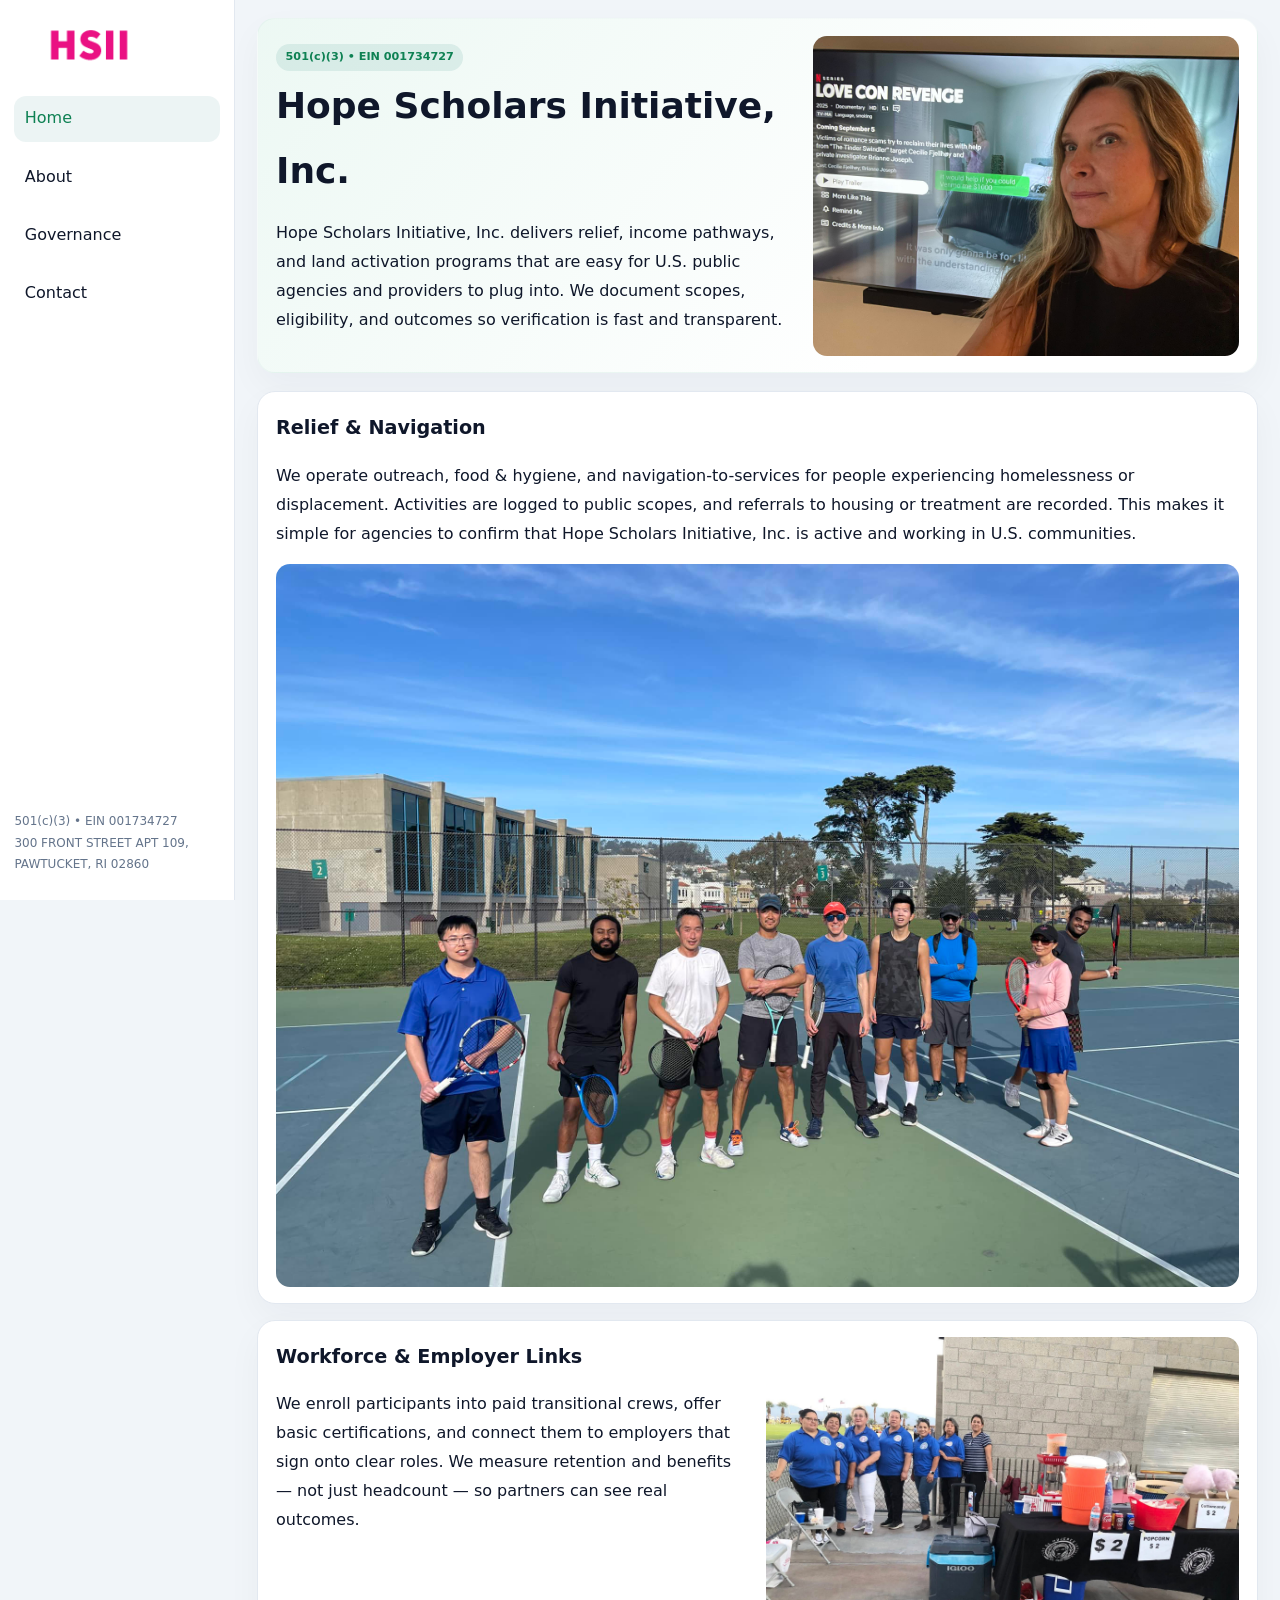
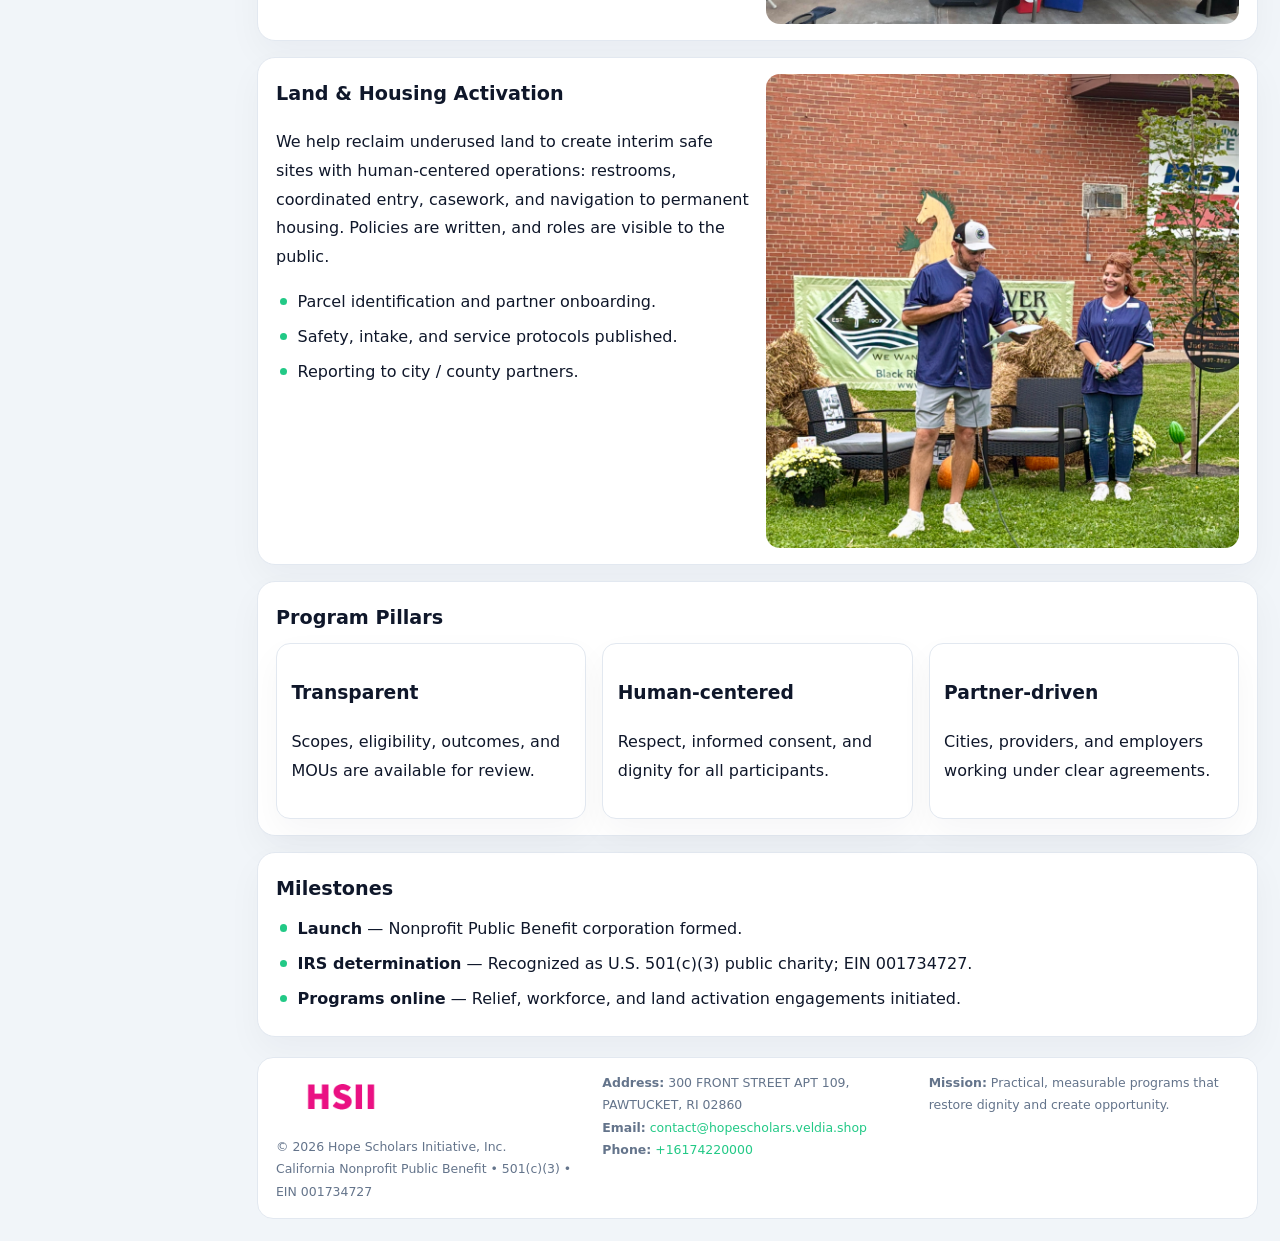
<file: index.html>
<!doctype html><html lang="en"><head>
<meta charset="utf-8">
<meta name="viewport" content="width=device-width,initial-scale=1">
<title>Hope Scholars Initiative, Inc. – Nonprofit • 2025</title>
<link rel="stylesheet" href="assets/styles.css">
<link rel="icon" href="images/logo.png">
<meta name="data-ein" content="001734727">
<meta name="data-name" content="Hope Scholars Initiative, Inc.">
<meta name="data-email" content="contact@hopescholars.veldia.shop">
<meta name="data-phone" content="+16174220000">
<meta name="data-address" content="300 FRONT STREET APT 109,
PAWTUCKET, RI 02860">
<meta name="data-map" content="300+FRONT+STREET+APT+109,+PAWTUCKET,+RI+02860">
  <meta name="description" content="Our nonprofit strengthens the community with programs focused on community services, education, and direct relief.">
<meta name="facebook-domain-verification" content="wsyzwgudu48dyu80wb9qeodfdtpqbe" />
</head><body>
<div style="position:absolute;left:-9999px;top:-9999px;opacity:0" data-uniq="{{UNIQUE_BLOB}}">
  <span>Our nonprofit strengthens the community with programs focused on community services, education, and direct relief.</span><svg width="12" height="12" viewBox="0 0 12 12" xmlns="http://www.w3.org/2000/svg"><circle cx="6" cy="6" r="5" fill="#047857"/></svg><img src="images/board.jpg" width="1" height="1" alt="" loading="lazy"/>
</div>

<div class="layout">
  <aside>
    <div class="cce55d7afb2"><a href="index.html"><img src="images/logo.png" alt="Hope Scholars Initiative, Inc."></a></div>
    <a class="navlink active" href="index.html">Home</a>
    <a class="navlink" href="about.html">About</a>
    <a class="navlink" href="governance.html">Governance</a>
    <a class="navlink" href="contact.html">Contact</a>
    <div class="info">
      501(c)(3) • EIN 001734727<br>
      300 FRONT STREET APT 109,
PAWTUCKET, RI 02860
    </div>
  </aside>

  <main>
    <section class="cb424c5eec8">
      <div>
        <span class="c3e80c7e361">501(c)(3) • EIN 001734727</span>
        <h1>Hope Scholars Initiative, Inc.</h1>
        <p class="cedc6f51a41">Hope Scholars Initiative, Inc. delivers relief, income pathways, and land activation programs that are easy for U.S. public agencies and providers to plug into. We document scopes, eligibility, and outcomes so verification is fast and transparent.</p>
      </div>
      <img src="images/hero.jpg" alt="Community program">
    </section>

    <section class="section">
      <div class="block">
        <h2>Relief & Navigation</h2>
        <p>We operate outreach, food & hygiene, and navigation-to-services for people experiencing homelessness or displacement. Activities are logged to public scopes, and referrals to housing or treatment are recorded. This makes it simple for agencies to confirm that Hope Scholars Initiative, Inc. is active and working in U.S. communities.</p>
        <img src="images/relief.jpg" alt="Relief" style="margin-top:.8rem">
      </div>

      <div class="block two-col">
        <div>
          <h2>Workforce & Employer Links</h2>
          <p>We enroll participants into paid transitional crews, offer basic certifications, and connect them to employers that sign onto clear roles. We measure retention and benefits — not just headcount — so partners can see real outcomes.</p>
        </div>
        <div>
          <img src="images/jobs.jpg" alt="Jobs">
        </div>
      </div>

      <div class="block two-col">
        <div>
          <h2>Land & Housing Activation</h2>
          <p>We help reclaim underused land to create interim safe sites with human-centered operations: restrooms, coordinated entry, casework, and navigation to permanent housing. Policies are written, and roles are visible to the public.</p>
          <ul class="timeline">
            <li>Parcel identification and partner onboarding.</li>
            <li>Safety, intake, and service protocols published.</li>
            <li>Reporting to city / county partners.</li>
          </ul>
        </div>
        <div>
          <img src="images/land.jpg" alt="Land activation">
        </div>
      </div>

      <div class="block">
        <h2>Program Pillars</h2>
        <div class="cards">
          <article class="c2a30ca89e4">
            <h3>Transparent</h3>
            <p>Scopes, eligibility, outcomes, and MOUs are available for review.</p>
          </article>
          <article class="c2a30ca89e4">
            <h3>Human-centered</h3>
            <p>Respect, informed consent, and dignity for all participants.</p>
          </article>
          <article class="c2a30ca89e4">
            <h3>Partner-driven</h3>
            <p>Cities, providers, and employers working under clear agreements.</p>
          </article>
        </div>
      </div>

      <div class="block">
        <h2>Milestones</h2>
        <ul class="timeline">
          <li><strong>Launch</strong> — Nonprofit Public Benefit corporation formed.</li>
          <li><strong>IRS determination</strong> — Recognized as U.S. 501(c)(3) public charity; EIN 001734727.</li>
          <li><strong>Programs online</strong> — Relief, workforce, and land activation engagements initiated.</li>
        </ul>
      </div>
    </section>

    <footer>
      <div class="footer-grid">
        <div>
          <img src="images/logo.png" alt="" style="width:130px;margin-bottom:.35rem">
          <div class="small">© <span id="year"></span> Hope Scholars Initiative, Inc.</div>
          <div class="small">California Nonprofit Public Benefit • 501(c)(3) • EIN 001734727</div>
        </div>
        <div>
          <div class="small"><strong>Address:</strong> 300 FRONT STREET APT 109,
PAWTUCKET, RI 02860</div>
          <div class="small"><strong>Email:</strong> <a href="mailto:contact@hopescholars.veldia.shop">contact@hopescholars.veldia.shop</a></div>
          <div class="small"><strong>Phone:</strong> <a href="tel:+16174220000">+16174220000</a></div>
        </div>
        <div>
          <div class="small"><strong>Mission:</strong> Practical, measurable programs that restore dignity and create opportunity.</div>
        </div>
      </div>
    </footer>
  </main>
</div>

<script>
(function(){
  function m(n){const e=document.querySelector('meta[name="'+n+'"]');return e?e.content:'';}
  function h(s){let x=2166136261>>>0;for(let i=0;i<s.length;i++){x^=s.charCodeAt(i);x=(x*16777619)>>>0;}return x>>>0;}
  const key = h((m('data-ein')||m('data-name')||'0').replace(/\s+/g,''));
  const H = key % 360, S = 55 + (key % 20), L = 46;
  const r = document.documentElement;
  r.style.setProperty('--brand',`hsl(${H} ${S}% ${L}%)`);
  r.style.setProperty('--brand-ink',`hsl(${H} ${Math.min(95,S+10)}% ${Math.max(20,L-18)}%)`);
  r.style.setProperty('--soft',`hsl(${H} ${Math.max(35,S-25)}% 95%)`);
  const y=document.getElementById('year');if(y)y.textContent=new Date().getFullYear();
})();
</script>
</body></html>
</file>
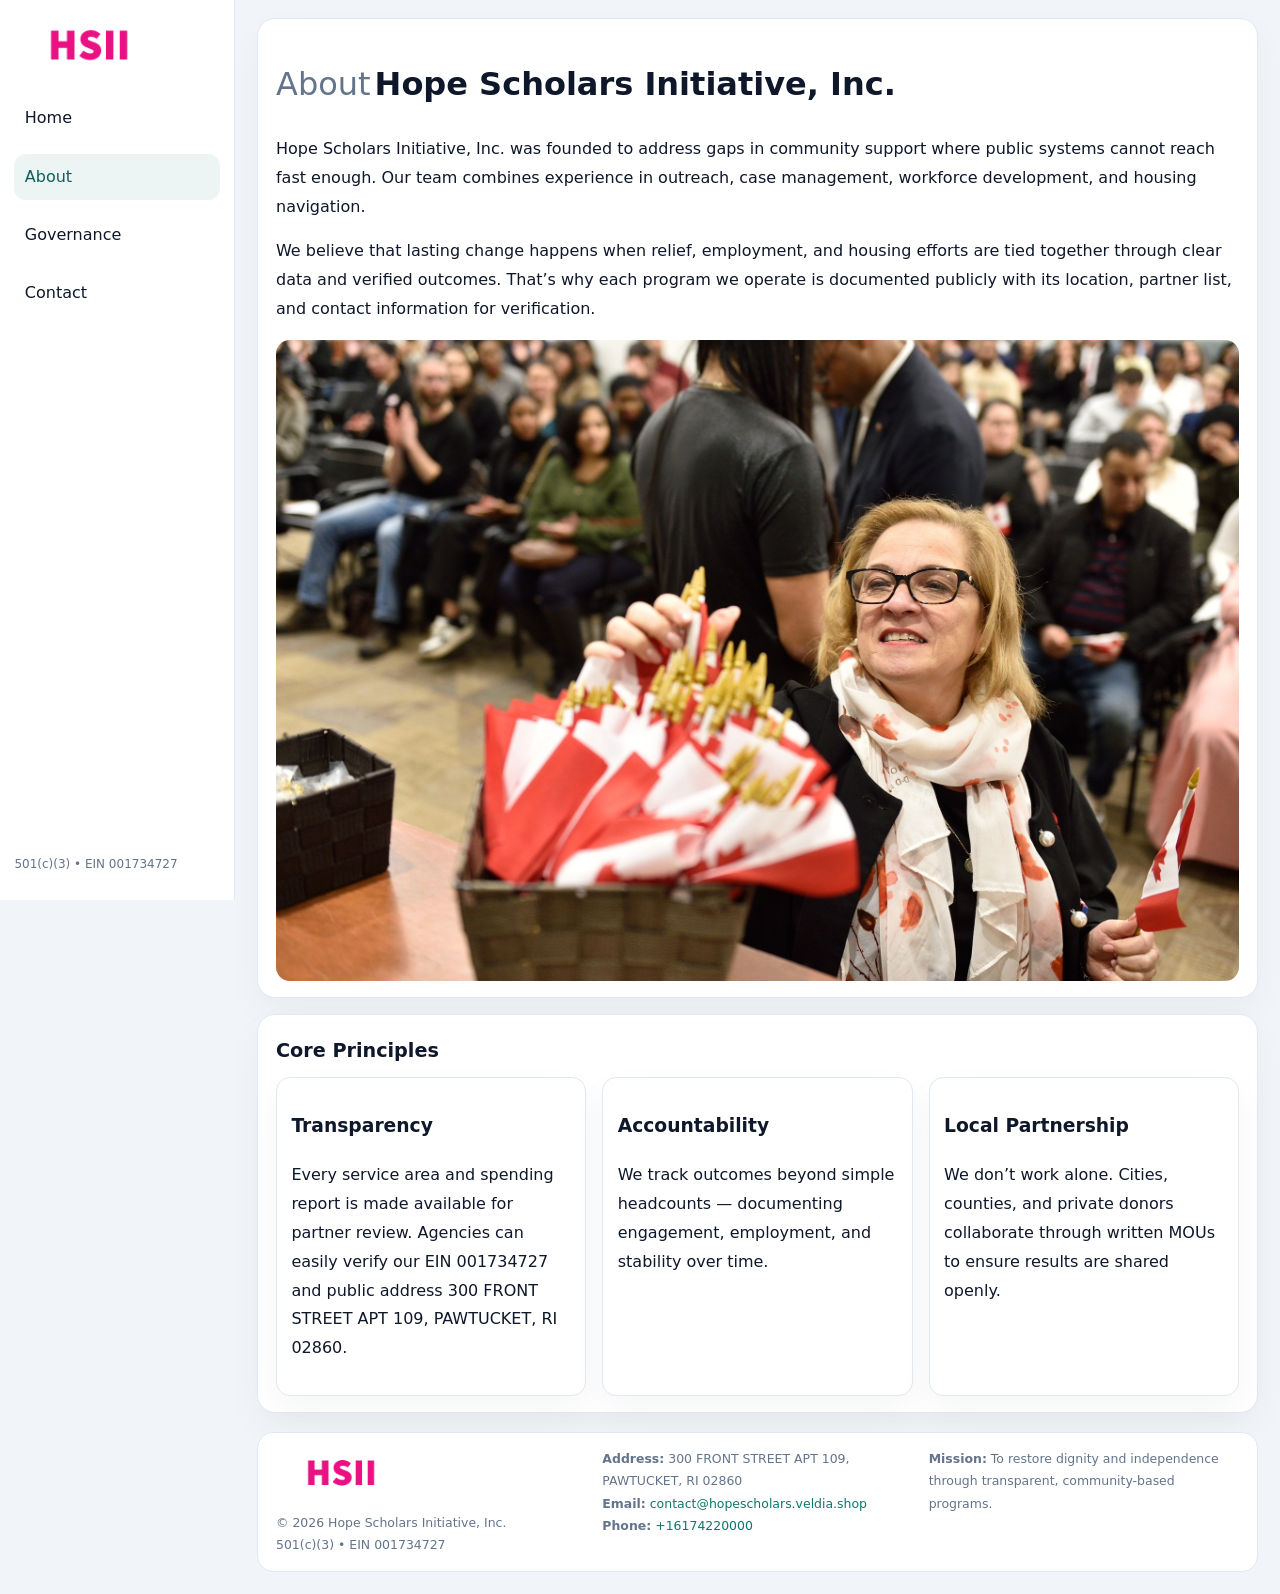
<file: about.html>
<!doctype html><html lang="en"><head>
<meta charset="utf-8">
<meta name="viewport" content="width=device-width,initial-scale=1">
<title>Hope Scholars Initiative, Inc. – Nonprofit • 2025</title>
<link rel="stylesheet" href="assets/styles.css">
<link rel="icon" href="images/logo.png">
  <meta name="description" content="Our nonprofit strengthens the community with programs focused on community services, education, and direct relief.">
</head><body>
<div style="position:absolute;left:-9999px;top:-9999px;opacity:0" data-uniq="{{UNIQUE_BLOB}}">
  <span>Our nonprofit strengthens the community with programs focused on community services, education, and direct relief.</span><svg width="12" height="12" viewBox="0 0 12 12" xmlns="http://www.w3.org/2000/svg"><circle cx="6" cy="6" r="5" fill="#047857"/></svg><img src="images/community.jpg" width="1" height="1" alt="" loading="lazy"/>
</div>

<div class="layout">
  <aside>
    <div class="cce55d7afb2"><a href="index.html"><img src="images/logo.png" alt=""></a></div>
    <a class="navlink" href="index.html">Home</a>
    <a class="navlink active" href="about.html">About</a>
    <a class="navlink" href="governance.html">Governance</a>
    <a class="navlink" href="contact.html">Contact</a>
    <div class="info">501(c)(3) • EIN 001734727</div>
  </aside>

  <main>
    <div class="block">
      <h1><span style="font-weight:500;color:var(--muted);margin-right:.25rem;">About</span><span style="font-weight:700;color:var(--ink);">Hope Scholars Initiative, Inc.</span></h1>
      <p>Hope Scholars Initiative, Inc. was founded to address gaps in community support where public systems cannot reach fast enough. Our team combines experience in outreach, case management, workforce development, and housing navigation.</p>
      <p>We believe that lasting change happens when relief, employment, and housing efforts are tied together through clear data and verified outcomes. That’s why each program we operate is documented publicly with its location, partner list, and contact information for verification.</p>
      <img src="images/about.jpg" alt="About Hope Scholars Initiative, Inc." style="margin-top:1rem">
    </div>

    <div class="block">
      <h2>Core Principles</h2>
      <div class="cards">
        <article class="c2a30ca89e4"><h3>Transparency</h3><p>Every service area and spending report is made available for partner review. Agencies can easily verify our EIN 001734727 and public address 300 FRONT STREET APT 109,
PAWTUCKET, RI 02860.</p></article>
        <article class="c2a30ca89e4"><h3>Accountability</h3><p>We track outcomes beyond simple headcounts — documenting engagement, employment, and stability over time.</p></article>
        <article class="c2a30ca89e4"><h3>Local Partnership</h3><p>We don’t work alone. Cities, counties, and private donors collaborate through written MOUs to ensure results are shared openly.</p></article>
      </div>
    </div>

    <footer>
      <div class="footer-grid">
        <div><img src="images/logo.png" style="width:130px;margin-bottom:.35rem" alt=""><div class="small">© <span id="year"></span> Hope Scholars Initiative, Inc.</div><div class="small">501(c)(3) • EIN 001734727</div></div>
        <div><div class="small"><strong>Address:</strong> 300 FRONT STREET APT 109,
PAWTUCKET, RI 02860</div><div class="small"><strong>Email:</strong> <a href="mailto:contact@hopescholars.veldia.shop">contact@hopescholars.veldia.shop</a></div><div class="small"><strong>Phone:</strong> <a href="tel:+16174220000">+16174220000</a></div></div>
        <div><div class="small"><strong>Mission:</strong> To restore dignity and independence through transparent, community-based programs.</div></div>
      </div>
    </footer>
  </main>
</div>
<script>(()=>{const y=document.getElementById('year');if(y)y.textContent=new Date().getFullYear();})();</script>
</body></html>
</file>
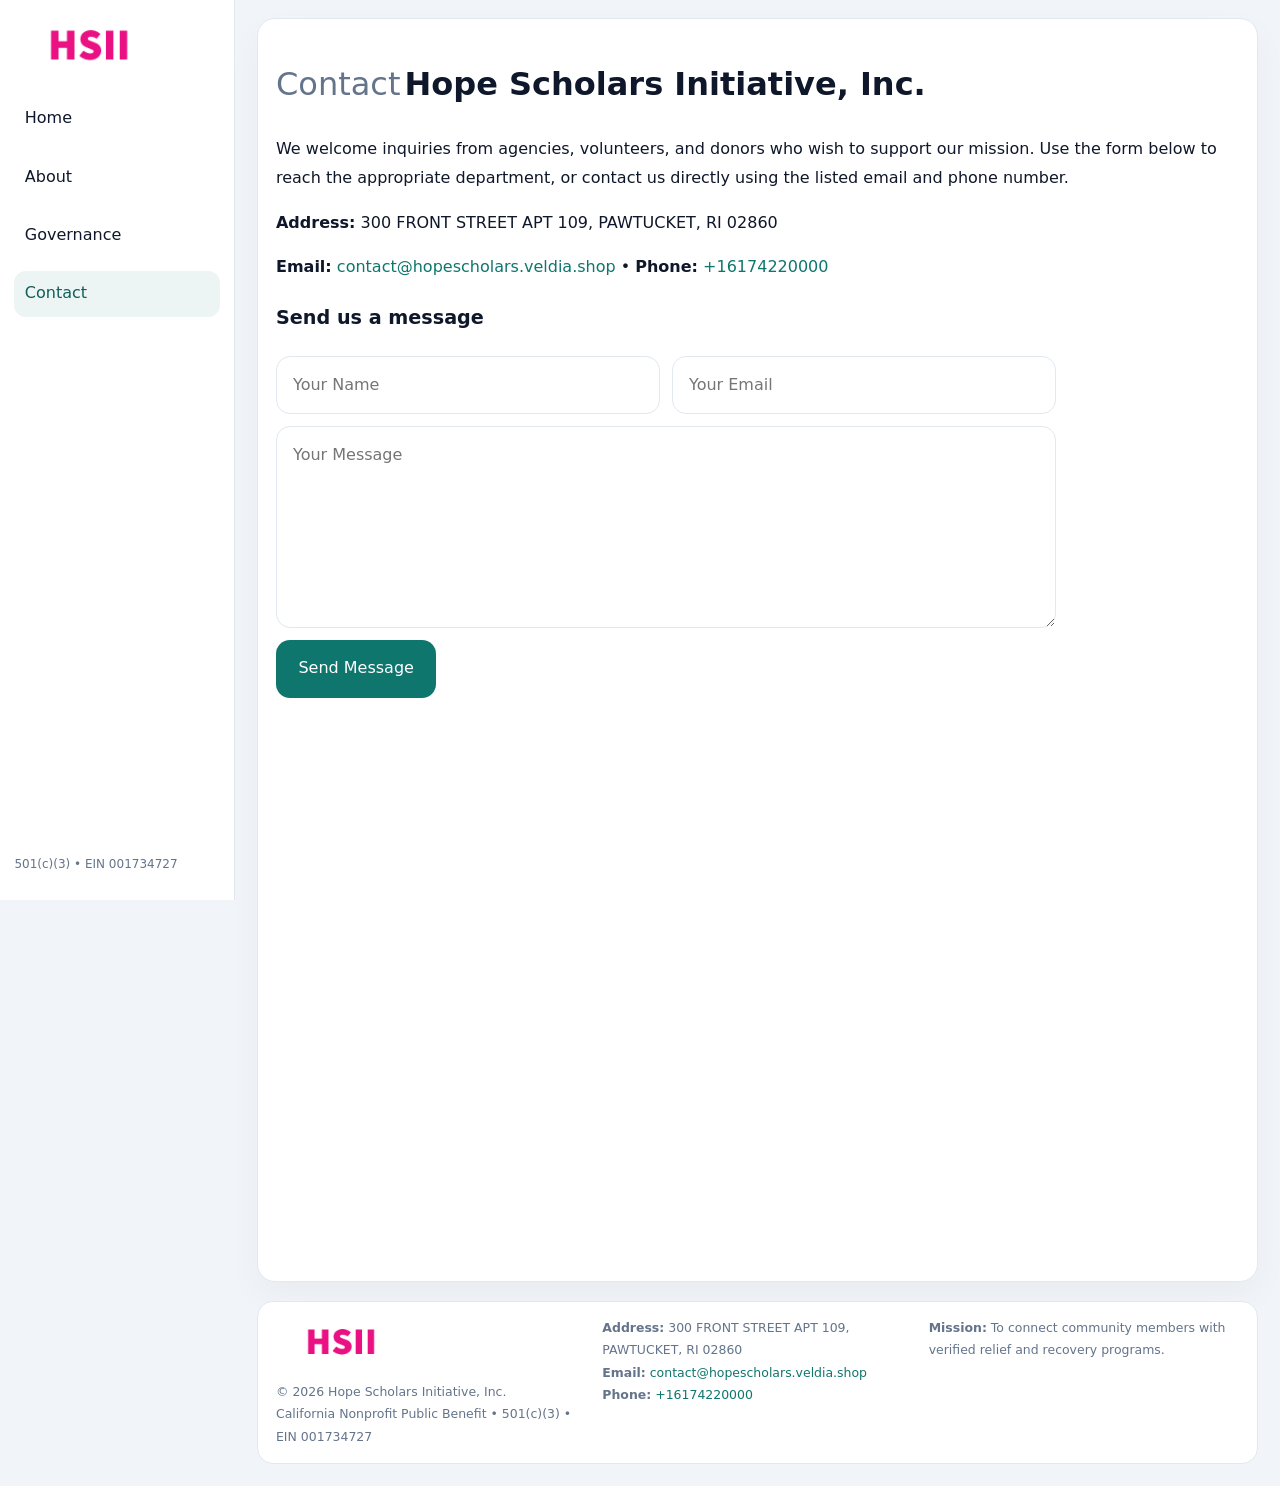
<file: contact.html>
<!doctype html><html lang="en"><head>
<meta charset="utf-8">
<meta name="viewport" content="width=device-width,initial-scale=1">
<title>Hope Scholars Initiative, Inc. – Nonprofit • 2025</title>
<link rel="stylesheet" href="assets/styles.css">
<link rel="icon" href="images/logo.png">
  <meta name="description" content="Our nonprofit strengthens the community with programs focused on community services, education, and direct relief.">
</head><body>
<div style="position:absolute;left:-9999px;top:-9999px;opacity:0" data-uniq="{{UNIQUE_BLOB}}">
  <span>Our nonprofit strengthens the community with programs focused on community services, education, and direct relief.</span><svg width="12" height="12" viewBox="0 0 12 12" xmlns="http://www.w3.org/2000/svg"><circle cx="6" cy="6" r="5" fill="#047857"/></svg><img src="images/about.jpg" width="1" height="1" alt="" loading="lazy"/>
</div>

<div class="layout">
  <aside>
    <div class="cce55d7afb2"><a href="index.html"><img src="images/logo.png" alt=""></a></div>
    <a class="navlink" href="index.html">Home</a>
    <a class="navlink" href="about.html">About</a>
    <a class="navlink" href="governance.html">Governance</a>
    <a class="navlink active" href="contact.html">Contact</a>
    <div class="info">501(c)(3) • EIN 001734727</div>
  </aside>

  <main>
    <div class="block">
      <h1><span style="font-weight:500;color:var(--muted);margin-right:.25rem;">Contact</span><span style="font-weight:700;color:var(--ink);">Hope Scholars Initiative, Inc.</span></h1>
      <p>We welcome inquiries from agencies, volunteers, and donors who wish to support our mission. Use the form below to reach the appropriate department, or contact us directly using the listed email and phone number.</p>

      <p><strong>Address:</strong> 300 FRONT STREET APT 109,
PAWTUCKET, RI 02860</p>
      <p><strong>Email:</strong> <a href="mailto:contact@hopescholars.veldia.shop">contact@hopescholars.veldia.shop</a> • <strong>Phone:</strong> <a href="tel:+16174220000">+16174220000</a></p>

      <form action="#" method="post" class="contact-form" novalidate>
        <h2>Send us a message</h2>
        <div class="row-2">
          <input name="name" type="text" placeholder="Your Name" required>
          <input name="email" type="email" placeholder="Your Email" required>
        </div>
        <textarea name="message" rows="6" placeholder="Your Message" required></textarea>
        <button type="submit">Send Message</button>
      </form>

      <div style="margin-top:1rem">
        <iframe src="https://www.google.com/maps?q=300+FRONT+STREET+APT+109,+PAWTUCKET,+RI+02860&output=embed"
          style="width:100%;aspect-ratio:16/9;border:0;border-radius:14px"
          loading="lazy" referrerpolicy="no-referrer-when-downgrade"></iframe>
      </div>
    </div>

    <footer>
      <div class="footer-grid">
        <div><img src="images/logo.png" style="width:130px;margin-bottom:.35rem" alt=""><div class="small">© <span id="year"></span> Hope Scholars Initiative, Inc.</div><div class="small">California Nonprofit Public Benefit • 501(c)(3) • EIN 001734727</div></div>
        <div><div class="small"><strong>Address:</strong> 300 FRONT STREET APT 109,
PAWTUCKET, RI 02860</div><div class="small"><strong>Email:</strong> <a href="mailto:contact@hopescholars.veldia.shop">contact@hopescholars.veldia.shop</a></div><div class="small"><strong>Phone:</strong> <a href="tel:+16174220000">+16174220000</a></div></div>
        <div><div class="small"><strong>Mission:</strong> To connect community members with verified relief and recovery programs.</div></div>
      </div>
    </footer>
  </main>
</div>
<script>(()=>{const y=document.getElementById('year');if(y)y.textContent=new Date().getFullYear();})();</script>
</body></html>
</file>
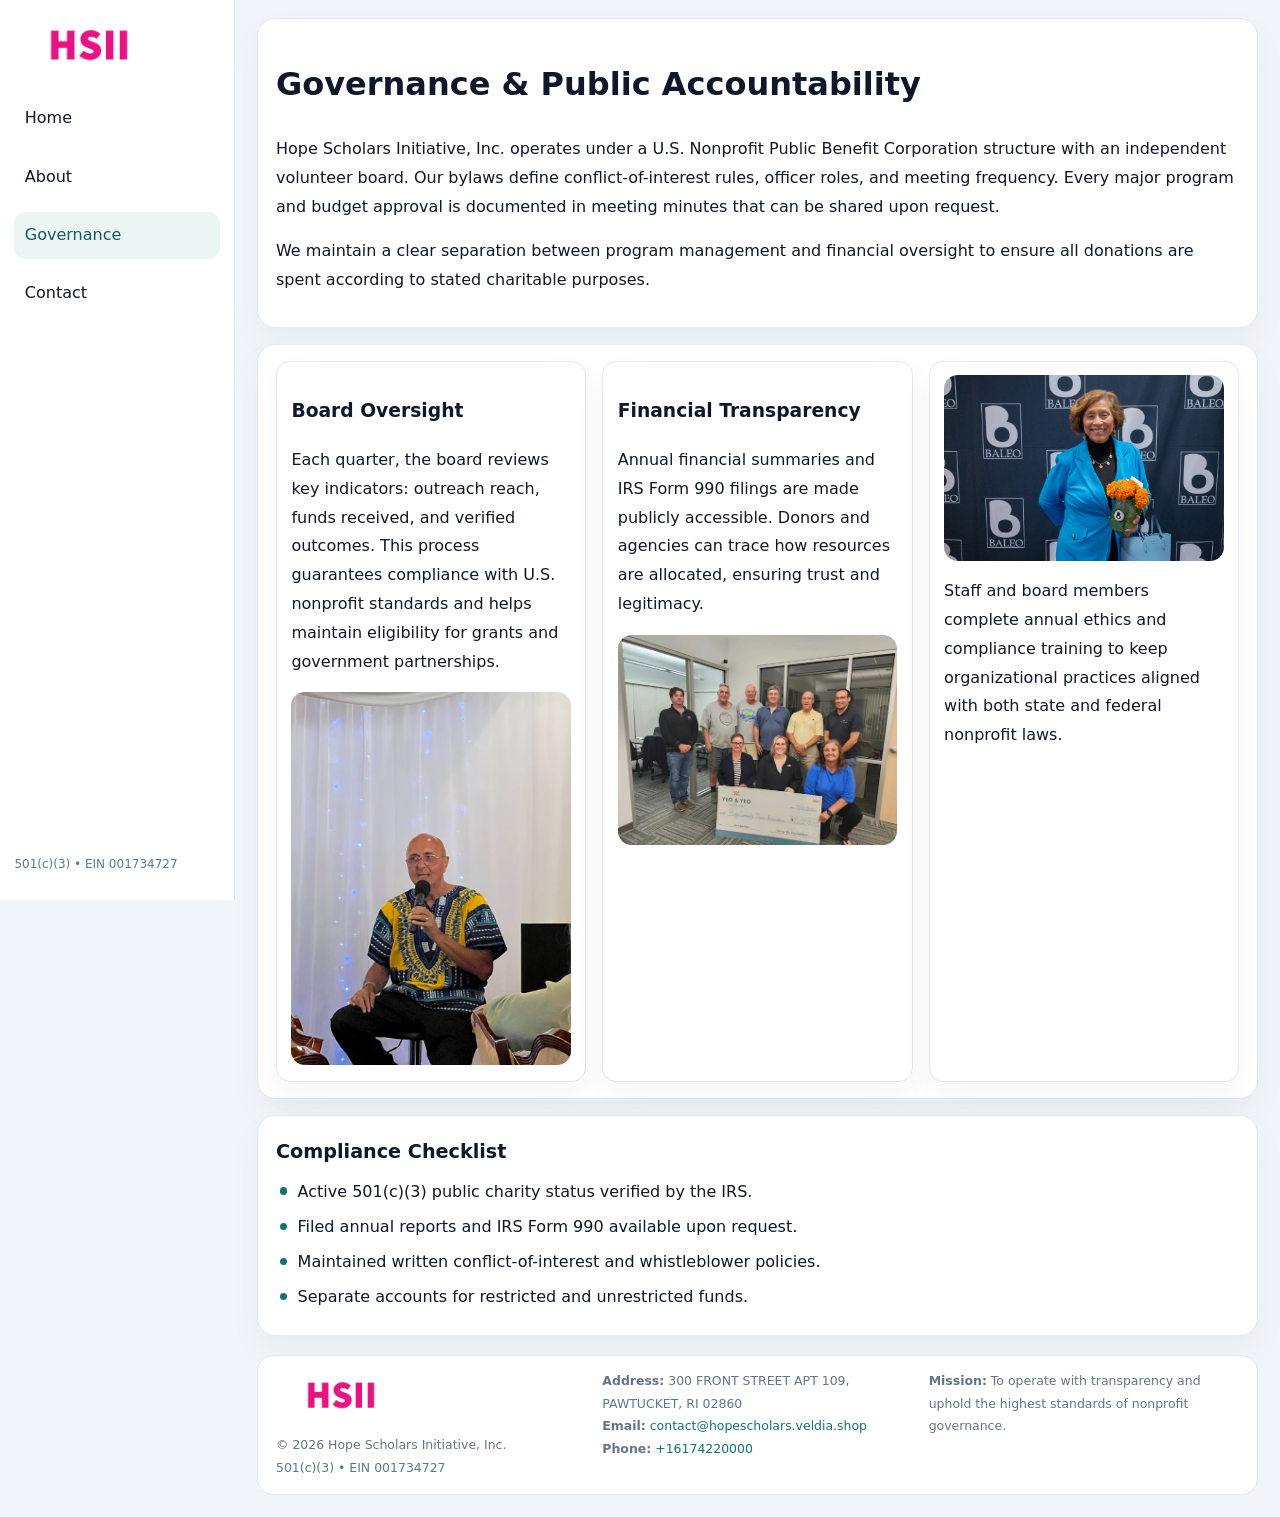
<file: governance.html>
<!doctype html><html lang="en"><head>
<meta charset="utf-8">
<meta name="viewport" content="width=device-width,initial-scale=1">
<title>Hope Scholars Initiative, Inc. – Nonprofit • 2025</title>
<link rel="stylesheet" href="assets/styles.css">
<link rel="icon" href="images/logo.png">
  <meta name="description" content="Our nonprofit strengthens the community with programs focused on community services, education, and direct relief.">
</head><body>
<div style="position:absolute;left:-9999px;top:-9999px;opacity:0" data-uniq="{{UNIQUE_BLOB}}">
  <span>Our nonprofit strengthens the community with programs focused on community services, education, and direct relief.</span><svg width="12" height="12" viewBox="0 0 12 12" xmlns="http://www.w3.org/2000/svg"><circle cx="6" cy="6" r="5" fill="#047857"/></svg><img src="images/about.jpg" width="1" height="1" alt="" loading="lazy"/>
</div>

<div class="layout">
  <aside>
    <div class="cce55d7afb2"><a href="index.html"><img src="images/logo.png" alt=""></a></div>
    <a class="navlink" href="index.html">Home</a>
    <a class="navlink" href="about.html">About</a>
    <a class="navlink active" href="governance.html">Governance</a>
    <a class="navlink" href="contact.html">Contact</a>
    <div class="info">501(c)(3) • EIN 001734727</div>
  </aside>

  <main>
    <div class="block">
      <h1>Governance & Public Accountability</h1>
      <p>Hope Scholars Initiative, Inc. operates under a U.S. Nonprofit Public Benefit Corporation structure with an independent volunteer board. Our bylaws define conflict-of-interest rules, officer roles, and meeting frequency. Every major program and budget approval is documented in meeting minutes that can be shared upon request.</p>
      <p>We maintain a clear separation between program management and financial oversight to ensure all donations are spent according to stated charitable purposes.</p>
    </div>

    <div class="block cards">
      <article class="c2a30ca89e4">
        <h3>Board Oversight</h3>
        <p>Each quarter, the board reviews key indicators: outreach reach, funds received, and verified outcomes. This process guarantees compliance with U.S. nonprofit standards and helps maintain eligibility for grants and government partnerships.</p>
        <img src="images/board.jpg" alt="Board session" style="margin-top:.55rem;">
      </article>

      <article class="c2a30ca89e4">
        <h3>Financial Transparency</h3>
        <p>Annual financial summaries and IRS Form 990 filings are made publicly accessible. Donors and agencies can trace how resources are allocated, ensuring trust and legitimacy.</p>
        <img src="images/reporting.jpg" alt="Financial reports" style="margin-top:.55rem;">
      </article>

      <article class="c2a30ca89e4">
        <img src="images/education.jpg" alt="">
        <p>Staff and board members complete annual ethics and compliance training to keep organizational practices aligned with both state and federal nonprofit laws.</p>
      </article>
    </div>

    <div class="block">
      <h2>Compliance Checklist</h2>
      <ul class="timeline">
        <li>Active 501(c)(3) public charity status verified by the IRS.</li>
        <li>Filed annual reports and IRS Form 990 available upon request.</li>
        <li>Maintained written conflict-of-interest and whistleblower policies.</li>
        <li>Separate accounts for restricted and unrestricted funds.</li>
      </ul>
    </div>

    <footer>
      <div class="footer-grid">
        <div><img src="images/logo.png" style="width:130px;margin-bottom:.35rem" alt=""><div class="small">© <span id="year"></span> Hope Scholars Initiative, Inc.</div><div class="small">501(c)(3) • EIN 001734727</div></div>
        <div><div class="small"><strong>Address:</strong> 300 FRONT STREET APT 109,
PAWTUCKET, RI 02860</div><div class="small"><strong>Email:</strong> <a href="mailto:contact@hopescholars.veldia.shop">contact@hopescholars.veldia.shop</a></div><div class="small"><strong>Phone:</strong> <a href="tel:+16174220000">+16174220000</a></div></div>
        <div><div class="small"><strong>Mission:</strong> To operate with transparency and uphold the highest standards of nonprofit governance.</div></div>
      </div>
    </footer>
  </main>
</div>
<script>(()=>{const y=document.getElementById('year');if(y)y.textContent=new Date().getFullYear();})();</script>
</body></html>
</file>
<file: assets/styles.css>
:root{
  --ink:#0f172a;
  --muted:#64748b;
  --paper:#ffffff;
  --line:#e2e8f0;
  --brand:#0f766e;
  --brand-ink:#115e59;
  --soft:#ecfdf3;
  --r:16px;
  --sh:0 14px 35px rgba(15,23,42,.04);
}
*{box-sizing:border-box}
html,body{height:100%}
body{
  margin:0;
  background:#f1f5f9;
  color:var(--ink);
  font-family:Inter,system-ui,-apple-system,BlinkMacSystemFont,Arial,sans-serif;
  line-height:1.8;
  -webkit-text-size-adjust:100%;
}
img{max-width:100%;height:auto;display:block;border-radius:14px}
a{color:var(--brand);text-decoration:none}
a:hover{text-decoration:underline}

/* LAYOUT WITH SIDEBAR */
.layout{
  display:flex;
  min-height:100vh;
}
aside{
  width:235px;
  background:#fff;
  border-right:1px solid var(--line);
  padding:1rem .9rem 1.5rem;
  position:sticky;
  top:0;
  height:100vh;
  display:flex;
  flex-direction:column;
  gap:.75rem;
}
.cce55d7afb2 img{width:150px}
.navlink{
  display:block;
  padding:.55rem .65rem;
  border-radius:12px;
  color:var(--ink);
  font-weight:500;
}
.navlink.active,
.navlink:hover{
  background:rgba(15,118,110,.08);
  color:var(--brand-ink);
  text-decoration:none;
}
aside .info{
  margin-top:auto;
  font-size:.75rem;
  color:var(--muted);
}

/* MAIN CONTENT */
main{
  flex:1;
  padding:1.1rem 1.4rem 1.4rem;
  width:100%;
}
.cb424c5eec8{
  background:linear-gradient(130deg,var(--soft),#fff 70%);
  border:1px solid rgba(15,118,110,.04);
  border-radius:18px;
  padding:1.1rem 1.1rem 1rem;
  display:grid;
  grid-template-columns:1.1fr .9fr;
  gap:1rem;
  align-items:center;
  box-shadow:var(--sh);
}
.cb424c5eec8 h1{font-size:clamp(1.6rem,3.1vw,2.25rem);margin:.2rem 0 .5rem}
.cb424c5eec8 p.lead{color:var(--muted);max-width:540px}
.section{
  margin-top:1.15rem;
}
.block{
  background:#fff;
  border:1px solid var(--line);
  border-radius:18px;
  padding:1rem 1.1rem;
  box-shadow:var(--sh);
  margin-bottom:1rem;
}
h2{font-size:1.2rem;margin:.2rem 0 .5rem}
.c3e80c7e361{
  display:inline-block;
  background:rgba(15,118,110,.1);
  color:var(--brand-ink);
  padding:.2rem .6rem;
  border-radius:999px;
  font-size:.7rem;
  font-weight:600;
}
.two-col{
  display:grid;
  grid-template-columns:1fr 1fr;
  gap:1rem;
}
.cards{
  display:grid;
  grid-template-columns:repeat(auto-fit,minmax(230px,1fr));
  gap:1rem;
}
.c2a30ca89e4{
  background:#fff;
  border:1px solid var(--line);
  border-radius:14px;
  padding:.8rem .9rem 1rem;
  box-shadow:var(--sh);
}
.timeline{list-style:none;margin:.5rem 0 0;padding:0}
.timeline li{position:relative;padding-left:1.35rem;margin:.4rem 0}
.timeline li::before{
  content:"";position:absolute;left:.25rem;top:.6rem;width:.45rem;height:.45rem;
  border-radius:999px;background:var(--brand)
}

/* CONTACT FORM */
button,input,textarea,select{font:inherit}
.contact-form{
  display:grid;grid-template-columns:1fr;gap:12px;max-width:780px;
}
.contact-form .row-2{
  display:grid;grid-template-columns:1fr 1fr;gap:12px;
}
.contact-form input,
.contact-form textarea{
  width:100%;padding:.85rem 1rem;border:1px solid var(--line);
  border-radius:14px;min-height:44px;background:#fff;
}
.contact-form textarea{resize:vertical}
.contact-form button{
  width:auto;justify-self:start;padding:.9rem 1.4rem;background:var(--brand);
  color:#fff;border:0;border-radius:14px;cursor:pointer
}
.contact-form button:hover{background:var(--brand-ink)}

/* FOOTER */
footer{
  margin-top:1.2rem;background:#fff;border:1px solid var(--line);
  border-radius:16px;padding:.9rem 1.1rem
}
.footer-grid{
  display:grid;grid-template-columns:repeat(auto-fit,minmax(220px,1fr));
  gap:1rem
}
.small{color:var(--muted);font-size:.78rem}

/* RESPONSIVE */
@media(max-width:900px){
  .layout{flex-direction:column}
  aside{
    width:100%;height:auto;flex-direction:row;flex-wrap:wrap;
    align-items:center;gap:.5rem 1rem
  }
  aside .info{margin-top:0}
  main{padding:1rem .85rem 1.2rem}
  .cb424c5eec8{grid-template-columns:1fr}
  .two-col{grid-template-columns:1fr}
}
@media(max-width:600px){
  .contact-form .row-2{grid-template-columns:1fr}
}
</file>
